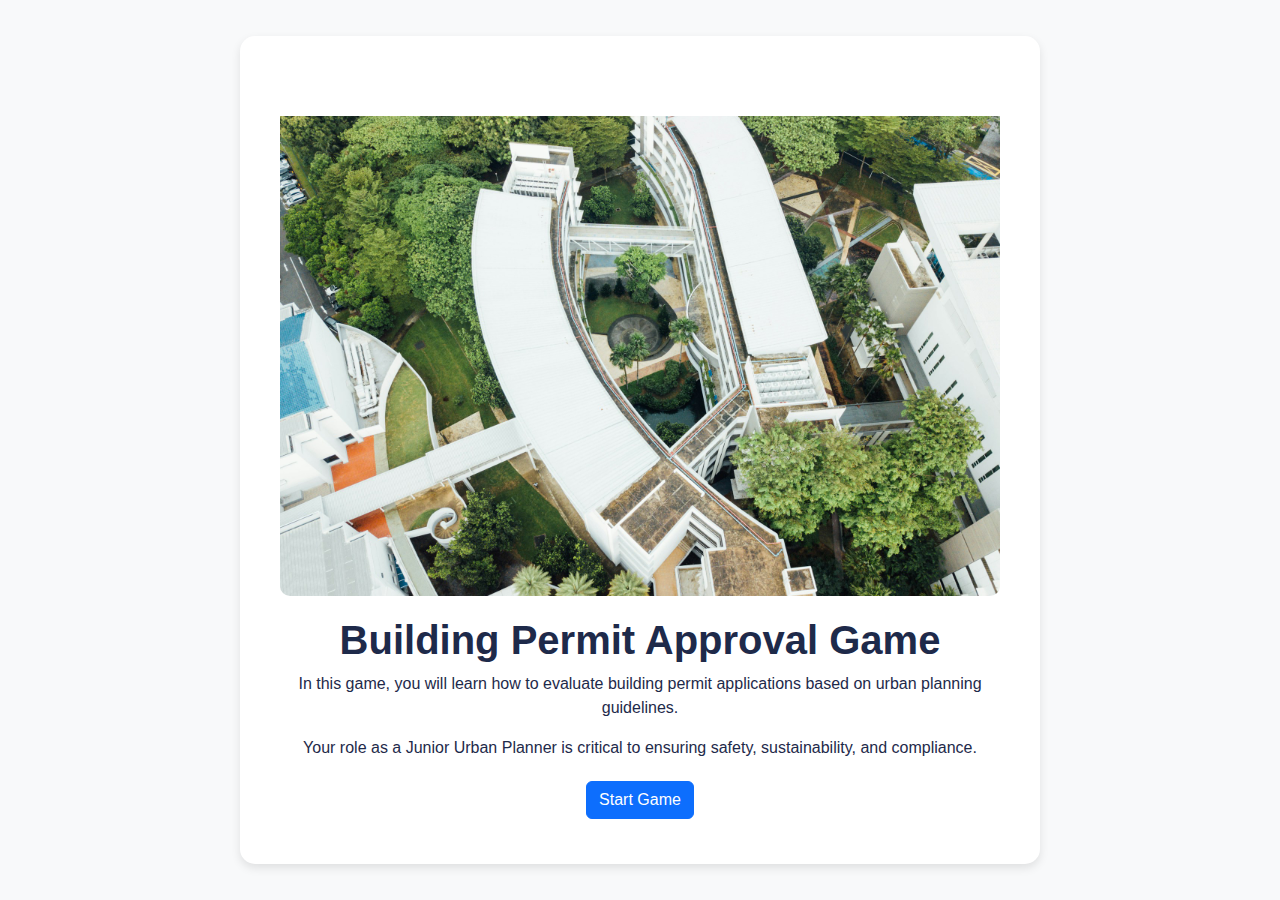
<file: index.html>
<!DOCTYPE html>
<html lang="en">
<head>
    <meta charset="UTF-8">
    <meta name="viewport" content="width=device-width, initial-scale=1.0">
    <title>Building Permit Approval Game</title>
    <link href="https://cdn.jsdelivr.net/npm/bootstrap@5.3.0-alpha3/dist/css/bootstrap.min.css" rel="stylesheet">
    <script src="https://cdn.jsdelivr.net/npm/bootstrap@5.3.0-alpha3/dist/js/bootstrap.bundle.min.js" defer></script>
    <link rel="stylesheet" href="styles.css">
    <script defer src="game.js"></script>
</head>
<body class="bg-light">
   <body>
    <div class="container">
        <!-- Welcome Page -->
        <div id="screen-welcome-page" class="screen active text-center">
            <img src="welcome_page.jpg" alt="Welcome Image">
            <h1>Building Permit Approval Game</h1>
            <p>In this game, you will learn how to evaluate building permit applications based on urban planning guidelines. </p>
           <p>Your role as a Junior Urban Planner is critical to ensuring safety, sustainability, and compliance.</p> 
           <div class="button-container">
            <button onclick="startIntroduction()" class="btn btn-primary">Start Game</button>
        </div>
        </div>

        <!-- Introduction Screen -->
        <div id="screen-intro" class="screen">
            <img src="image_jack.jpg" alt="Introduction Image">
            <h1>Introduction</h1>
            <p><strong>Jack:</strong> "Hi, I’m Jack, your coworker. Welcome to the Planning Department!"</p>
            <p>"Can you tell me your name?"</p>
            <input type="text" id="playerName" placeholder="Enter your name" />
            <div class="button-container">
             <button onclick="submitName()" class="btn btn-success">Submit</button>
            </div>
            <div id="nameFeedback" class="feedback-message"></div>
        </div>

        <!-- Welcome Screen -->
        <div id="screen-welcome" class="screen">
            <img src="image_director.jpg" alt="Welcome Image">
            <h1>Welcome, <span class="playerNameDisplay"></span>!</h1>
            <p><strong>Jack:</strong> "Let me introduce you to Director Maria Ortega."</p>
            <div class="button-container">
            <button onclick="goToGuidelines()" class="btn btn-primary">Proceed to Guidelines</button>
        </div>
        </div>

        <!-- Guidelines Screen -->
        <div id="screen-guidelines" class="screen">
            <h1>Planning Guidelines</h1>
            <img src="image_director.jpg" alt="Welcome Image">
            <p><strong>Director Ortega:</strong> It is good to have you here! Your job is to review building permit applications to ensure they comply with Greenhaven’s planning guidelines. </p>
            <p>It’s a big responsibility, but Jack will be there to assist you if needed. </p>
            <hr width="100%" size="2" color="blue" noshade>
            <p>As a Junior Urban Planner, you need to evaluate building applications based on the following guidelines:</p>
            <ul>
                <li><strong>Minimum Plot Size:</strong> Residential buildings must have a minimum plot size of 500 sqm.</li>
                <li><strong>Maximum Building Height:</strong> Buildings must not exceed a height of 10 meters.</li>
                <li><strong>Frontage Setback:</strong> A minimum frontage setback of 6 meters is required in high-traffic areas.</li>
                <li><strong>Storm Drainage Systems:</strong> All buildings must include proper storm drainage systems.</li>
                <li><strong>Environmental Sustainability:</strong> Projects with at least 50% permeable landscaping are encouraged.</li>
                <li><strong>Compliance with Zoning Laws:</strong> Applications must align with local zoning laws.</li>
            </ul>
            <div class="btn-group">
                <button onclick="goToDesk()" class="btn btn-primary">Start Reviewing Applications</button>
            </div>
        </div>

        <!-- Desk Screen -->
        <div id="screen-desk" class="screen">
            <h1>Your Desk</h1>
            <p><strong>Jack:</strong> "Here's your first set of applications. Good luck!"</p>
            <div id="applications"></div>
        </div>
    </div>
</body>
</html>
</file>
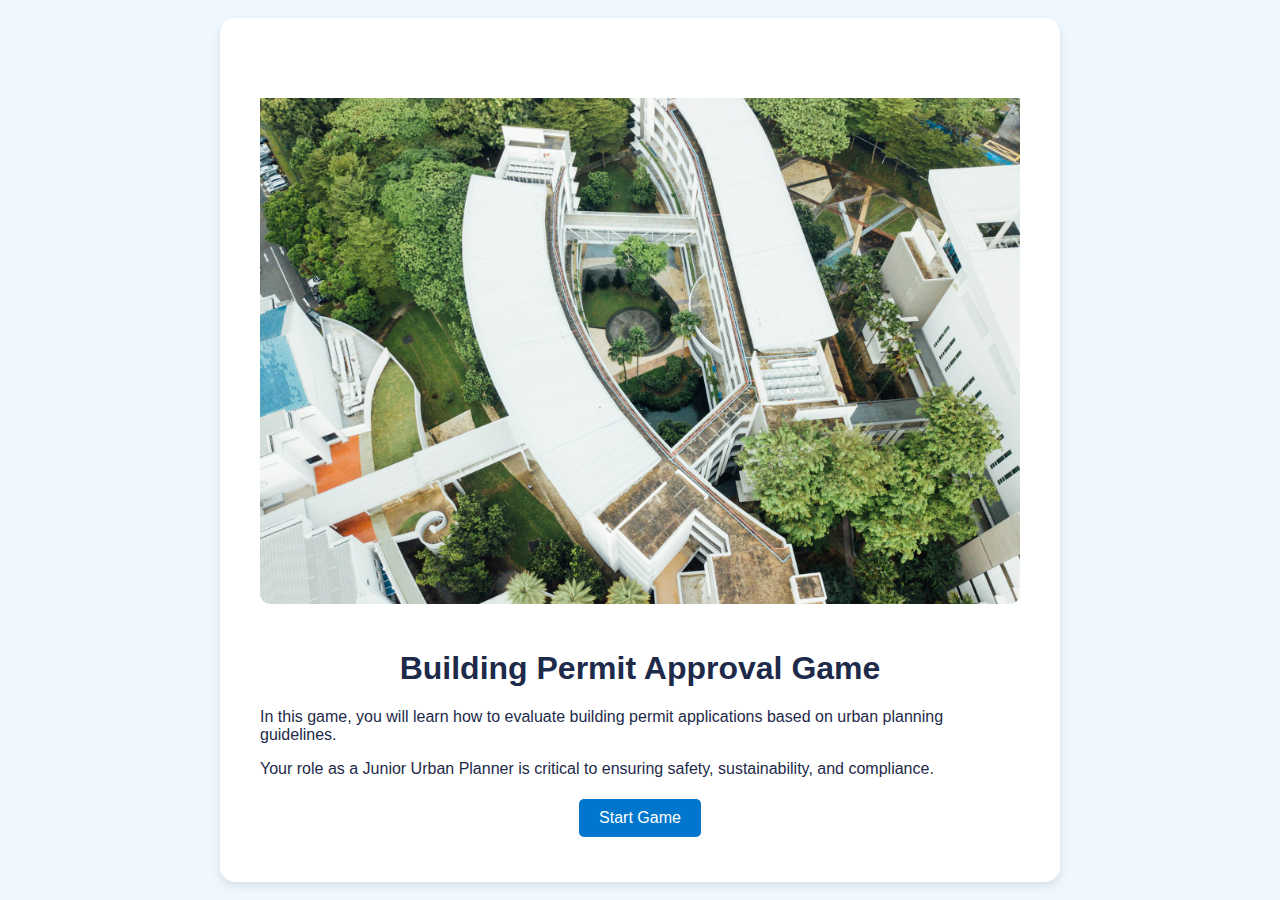
<file: Building_Permit_Approval_Game_Fully_Updated.html>
<!DOCTYPE html>
<html lang="en">
<head>
    <meta charset="UTF-8">
    <meta name="viewport" content="width=device-width, initial-scale=1.0">
    <title>Building Permit Approval Game</title>
    <style>
        /* General Styling */
        body {
            box-sizing: border-box;
            font-family: 'Poppins', Arial, sans-serif;
            padding: 0;
            margin: 0;
            display: flex;
            justify-content: center;
            align-items: center;
            width: 100vw;
            height: 100vh;
            background-color: #f0f8ff;
        }

        .container {
            width: 800px;
            max-width: 90%;
            background-color: white;
            padding: 20px;
            border-radius: 15px;
            box-shadow: 0 4px 10px rgba(0, 0, 0, 0.1);
        }

        .screen {
            display: none;
            padding: 20px;
        }

        .screen.active {
            display: block;
        }

        h1, h2, h3 {
            font-weight: 600;
            text-align: center;
            color: #1e2a4a;
        }

        p, li {
            font-size: 1rem;
            color: #1e2a4a;
        }

        ul {
            margin: 15px 0;
            padding-left: 20px;
        }

        ul {
    padding-left: 20px; /* Adjust space from the left */
    list-style-type: disc; /* Default bullet style */
}

li {
    font-size: 1rem; /* Adjust font size */
    line-height: 1.5; /* Add spacing between lines */
    margin-bottom: 10px; /* Add space between list items */
    color: #1e2a4a; /* Text color */
    position: relative; /* Allows positioning of icons or custom bullets */
}


        /* Application Card Styling */
        .application-card {
            border: 2px solid #e3e9f3;
            padding: 20px;
            border-radius: 10px;
            margin-bottom: 20px;
            background-color: #ffffff;
            box-shadow: 0 2px 5px rgba(0, 0, 0, 0.1);
        }

        .application-header {
            text-align: center;
            margin-bottom: 15px;
            color: #1e2a4a;
        }

        .application-header img {
            max-width: 100%;
            height: auto;
            margin-bottom: 10px;
            border-radius: 10px;
            border: 1px solid #e3e9f3;
        }

        .scenario {
            background-color: #eaf4fc;
            padding: 15px;
            border-radius: 8px;
            margin-bottom: 15px;
            color: #1e2a4a;
        }

        .feedback {
            margin-top: 15px;
            padding: 15px;
            border-radius: 8px;
            font-size: 0.9rem;
        }

        .feedback.success {
            background-color: #d4edda;
            color: #155724;
            border: 1px solid #c3e6cb;
        }

        .feedback.error {
            background-color: #f8d7da;
            color: #721c24;
            border: 1px solid #f5c6cb;
        }

        .feedback.hint {
            background-color: #fff3cd;
            color: #856404;
            border: 1px solid #ffeeba;
        }

        
        /* Button Styling */

        .button-container {
    display: flex; /* Enables flexbox */
    justify-content: center; /* Centers horizontally */
    align-items: center; /* Centers vertically */
    height: 100%; /* Adjust this to your container's height */
}

        button {
            background-color: #0077cc;
            border: none;
            border-radius: 5px;
            padding: 10px 20px;
            color: white;
            font-size: 1rem;
            cursor: pointer;
            margin: 5px;
            transition: background-color 0.3s ease;
        }

        button:hover {
            background-color: #005fa3;
        }

        /* Text Input Styling */
        input[type="text"] {
            width: 100%;
            padding: 10px;
            border: 2px solid #e3e9f3;
            border-radius: 8px;
            margin-bottom: 10px;
            font-size: 1rem;
        }

        /* Flex Container for Buttons */
        .btn-group {
            display: flex;
            justify-content: space-between;
        }

        .btn-group button {
            flex: 1;
            margin: 0 5px;
        }

        /* Screen Images */
        .screen img {
             max-width: 100%;
            height: auto;
            margin-bottom: 20px;
            padding-top: 20px; 
           margin-top: 20px;
            margin-bottom: 20px;
            border-radius: 10px;
        }
    </style>
    <script>
        // Global variables to track application and score
        let currentApplication = 0;
        let score = 0;

        // List of applications for the game
        const applications = [
            {
                id: 1,
                scenario: "A developer wants to build a housing project in a small residential neighborhood prone to flooding.",
                description: "The proposed residential building has a plot size of 480 sqm, a building height of 12 meters, and no storm drains.",
                correct: "reject",
                feedbackCorrect: "Great job! This application violates the minimum plot size and lacks storm drains, which are critical in a flood-prone area.",
                feedbackIncorrect: "Ok, maybe not quite. This application violates the minimum plot size and lacks storm drains.",
                hint: "Check the minimum plot size and whether storm drains are included.",
                image: "application_1.jpg"
            },
            {
                id: 2,
                scenario: "A homeowner is expanding their property and includes landscaping improvements to reduce water runoff.",
                description: "The proposed residential building has a plot size of 550 sqm, a building height of 9 meters, and proper storm drains.",
                correct: "approve",
                feedbackCorrect: "Awesome! This application meets all guidelines, including proper storm drainage and landscaping improvements.",
                feedbackIncorrect: "Not quite. This application actually meets all guidelines, including storm drainage and landscaping requirements.",
                hint: "Does it comply with plot size, building height, and storm drain requirements?",
                image: "application_2.jpg"
            },
            {
                id: 3,
                scenario: "A residential developer proposes a new family home with minimal setbacks in a high-traffic area.",
                description: "The residential building has a plot size of 600 sqm, a frontage setback of 5 meters, and one tree included.",
                correct: "reject",
                feedbackCorrect: "Well done! This application violates the minimum frontage setback of 6 meters, which is crucial in a high-traffic area.",
                feedbackIncorrect: "Close, but this application violates the minimum frontage setback of 6 meters.",
                hint: "Frontage setback is an important guideline to check.",
                image: "application_3.jpg"
            },
            {
                id: 4,
                scenario: "A developer plans a small housing project with an emphasis on environmental sustainability.",
                description: "The proposed residential building has a plot size of 700 sqm, proper storm drains, and 50% permeable landscaping.",
                correct: "approve",
                feedbackCorrect: "Fantastic! This application meets all guidelines, including landscaping and storm drain requirements, ensuring sustainability.",
                feedbackIncorrect: "Hmm, not quite. This application meets all guidelines, making it a strong approval candidate.",
                hint: "Does it meet all landscaping and storm drain requirements?",
                image: "application_4.jpg"
            },
            {
                id: 5,
                scenario: "An ambitious developer proposes a tall residential building to maximize space on a smaller plot.",
                description: "The residential building has a plot size of 500 sqm, a building height of 11 meters, and proper storm drains.",
                correct: "reject",
                feedbackCorrect: "Excellent! This application exceeds the maximum building height of 10 meters, which violates regulations.",
                feedbackIncorrect: "Not this time. This application exceeds the maximum building height of 10 meters.",
                hint: "Check if the building height complies with the maximum limit.",
                image: "application_6.jpg"
            }
        ];

        // Show a specific screen by ID
        function showScreen(screenId) {
            const screens = document.querySelectorAll('.screen');
            screens.forEach(screen => screen.classList.remove('active'));
            document.getElementById(screenId).classList.add('active');
        }

        // Start the introduction screen
        function startIntroduction() {
            showScreen('screen-intro');
        }

        // Handle name submission
        function submitName() {
            const playerName = document.getElementById('playerName').value.trim();
            const feedbackMessage = document.getElementById('nameFeedback');
            if (playerName) {
                document.querySelectorAll('.playerNameDisplay').forEach(span => span.textContent = playerName);
                feedbackMessage.textContent = ""; // Clear feedback message
                showScreen('screen-welcome');
            } else {
                feedbackMessage.textContent = "Jack: I need your name to introduce you to the director. Please enter your name below.";
            }
        }

        // Proceed to guidelines
        function goToGuidelines() {
            showScreen('screen-guidelines');
        }

        // Start reviewing applications
        function goToDesk() {
            showScreen('screen-desk');
            renderApplications();
        }

        // Render the current application
        function renderApplications() {
            const appContainer = document.getElementById('applications');
            appContainer.innerHTML = '';
            const app = applications[currentApplication];
            appContainer.innerHTML = `
                <div class="application-card">
                    <div class="application-header">
                        <img src="${app.image}" alt="Application Image">
                        <h3>Application ${app.id}</h3>
                        <p>${app.description}</p>
                    </div>
                    <div class="scenario">
                        <h4>Scenario:</h4>
                        <p>${app.scenario}</p>
                    </div>
                    <div class="btn-group">
                        <button onclick="handleDecision('approve')">Approve</button>
                        <button onclick="handleDecision('reject')">Reject</button>
                        <button onclick="showHint()">Hint</button>
                    </div>
                    <div id="feedback" class="feedback"></div>
                </div>`;
        }

        // Handle the player's decision
        function handleDecision(action) {
            const app = applications[currentApplication];
            const feedbackElement = document.getElementById('feedback');
            if (action === app.correct) {
                score++;
                feedbackElement.textContent = app.feedbackCorrect;
                feedbackElement.className = 'feedback success';
            } else {
                feedbackElement.textContent = app.feedbackIncorrect;
                feedbackElement.className = 'feedback error';
            }
            setTimeout(() => {
                currentApplication++;
                if (currentApplication < applications.length) {
                    renderApplications();
                } else {
                    showScore();
                }
            }, 3000);
        }

        // Show a hint for the current application
        function showHint() {
            const app = applications[currentApplication];
            const feedbackElement = document.getElementById('feedback');
            feedbackElement.textContent = app.hint;
            feedbackElement.className = 'feedback hint';
        }

        // Display the final score
        function showScore() {
            const appContainer = document.getElementById('applications');
            appContainer.innerHTML = `
                <h2>Your Final Score: ${score} / ${applications.length}</h2>
                <button onclick="restartGame()">Restart Game</button>
            `;
        }

        // Restart the game
        function restartGame() {
            currentApplication = 0;
            score = 0;
            showScreen('screen-welcome-page');
        }

        // Initialize the game on page load
        document.addEventListener('DOMContentLoaded', () => {
            showScreen('screen-welcome-page');
        });
    </script>
</head>
<body>
    <div class="container">
        <!-- Welcome Page -->
        <div id="screen-welcome-page" class="screen active text-center">
            <img src="welcome_page.jpg" alt="Welcome Image">
            <h1>Building Permit Approval Game</h1>
            <p>In this game, you will learn how to evaluate building permit applications based on urban planning guidelines. </p>
           <p>Your role as a Junior Urban Planner is critical to ensuring safety, sustainability, and compliance.</p> 
           <div class="button-container">
            <button onclick="startIntroduction()" class="btn btn-primary">Start Game</button>
        </div>
        </div>

        <!-- Introduction Screen -->
        <div id="screen-intro" class="screen">
            <img src="image_jack.jpg" alt="Introduction Image">
            <h1>Introduction</h1>
            <p><strong>Jack:</strong> "Hi, I’m Jack, your coworker. Welcome to the Planning Department!"</p>
            <p>"Can you tell me your name?"</p>
            <input type="text" id="playerName" placeholder="Enter your name" />
            <div class="button-container">
             <button onclick="submitName()" class="btn btn-success">Submit</button>
            </div>
            <div id="nameFeedback" class="feedback-message"></div>
        </div>

        <!-- Welcome Screen -->
        <div id="screen-welcome" class="screen">
            <img src="image_director.jpg" alt="Welcome Image">
            <h1>Welcome, <span class="playerNameDisplay"></span>!</h1>
            <p><strong>Jack:</strong> "Let me introduce you to Director Maria Ortega."</p>
            <div class="button-container">
            <button onclick="goToGuidelines()" class="btn btn-primary">Proceed to Guidelines</button>
        </div>
        </div>

        <!-- Guidelines Screen -->
        <div id="screen-guidelines" class="screen">
            <h1>Planning Guidelines</h1>
            <img src="image_director.jpg" alt="Welcome Image">
            <p><strong>Director Ortega:</strong> It is good to have you here! Your job is to review building permit applications to ensure they comply with Greenhaven’s planning guidelines. </p>
            <p>It’s a big responsibility, but Jack will be there to assist you if needed. </p>
            <hr width="100%" size="2" color="blue" noshade>
            <p>As a Junior Urban Planner, you need to evaluate building applications based on the following guidelines:</p>
            <ul>
                <li><strong>Minimum Plot Size:</strong> Residential buildings must have a minimum plot size of 500 sqm.</li>
                <li><strong>Maximum Building Height:</strong> Buildings must not exceed a height of 10 meters.</li>
                <li><strong>Frontage Setback:</strong> A minimum frontage setback of 6 meters is required in high-traffic areas.</li>
                <li><strong>Storm Drainage Systems:</strong> All buildings must include proper storm drainage systems.</li>
                <li><strong>Environmental Sustainability:</strong> Projects with at least 50% permeable landscaping are encouraged.</li>
                <li><strong>Compliance with Zoning Laws:</strong> Applications must align with local zoning laws.</li>
            </ul>
            <div class="btn-group">
                <button onclick="goToDesk()" class="btn btn-primary">Start Reviewing Applications</button>
            </div>
        </div>

        <!-- Desk Screen -->
        <div id="screen-desk" class="screen">
            <h1>Your Desk</h1>
            <p><strong>Jack:</strong> "Here's your first set of applications. Good luck!"</p>
            <div id="applications"></div>
        </div>
    </div>
</body>
</html>
</file>
<file: styles.css>
/* General Styling */
        body {
            box-sizing: border-box;
            font-family: 'Poppins', Arial, sans-serif;
            padding: 0;
            margin: 0;
            display: flex;
            justify-content: center;
            align-items: center;
            width: 100vw;
            height: 100vh;
            background-color: #f0f8ff;
        }

        .container {
            width: 800px;
            max-width: 90%;
            background-color: white;
            padding: 20px;
            border-radius: 15px;
            box-shadow: 0 4px 10px rgba(0, 0, 0, 0.1);
        }

        .screen {
            display: none;
            padding: 20px;
        }

        .screen.active {
            display: block;
        }

        h1, h2, h3 {
            font-weight: 600;
            text-align: center;
            color: #1e2a4a;
        }

        p, li {
            font-size: 1rem;
            color: #1e2a4a;
        }

        ul {
            margin: 15px 0;
            padding-left: 20px;
        }

        ul {
    padding-left: 20px; /* Adjust space from the left */
    list-style-type: disc; /* Default bullet style */
}

li {
    font-size: 1rem; /* Adjust font size */
    line-height: 1.5; /* Add spacing between lines */
    margin-bottom: 10px; /* Add space between list items */
    color: #1e2a4a; /* Text color */
    position: relative; /* Allows positioning of icons or custom bullets */
}


        /* Application Card Styling */
        .application-card {
            border: 2px solid #e3e9f3;
            padding: 20px;
            border-radius: 10px;
            margin-bottom: 20px;
            background-color: #ffffff;
            box-shadow: 0 2px 5px rgba(0, 0, 0, 0.1);
        }

        .application-header {
            text-align: center;
            margin-bottom: 15px;
            color: #1e2a4a;
        }

        .application-header img {
            max-width: 100%;
            height: auto;
            margin-bottom: 10px;
            border-radius: 10px;
            border: 1px solid #e3e9f3;
        }

        .scenario {
            background-color: #eaf4fc;
            padding: 15px;
            border-radius: 8px;
            margin-bottom: 15px;
            color: #1e2a4a;
        }

        .feedback {
            margin-top: 15px;
            padding: 15px;
            border-radius: 8px;
            font-size: 0.9rem;
        }

        .feedback.success {
            background-color: #d4edda;
            color: #155724;
            border: 1px solid #c3e6cb;
        }

        .feedback.error {
            background-color: #f8d7da;
            color: #721c24;
            border: 1px solid #f5c6cb;
        }

        .feedback.hint {
            background-color: #fff3cd;
            color: #856404;
            border: 1px solid #ffeeba;
        }

        
        /* Button Styling */

        .button-container {
    display: flex; /* Enables flexbox */
    justify-content: center; /* Centers horizontally */
    align-items: center; /* Centers vertically */
    height: 100%; /* Adjust this to your container's height */
}

        button {
            background-color: #0077cc;
            border: none;
            border-radius: 5px;
            padding: 10px 20px;
            color: white;
            font-size: 1rem;
            cursor: pointer;
            margin: 5px;
            transition: background-color 0.3s ease;
        }

        button:hover {
            background-color: #005fa3;
        }

        /* Text Input Styling */
        input[type="text"] {
            width: 100%;
            padding: 10px;
            border: 2px solid #e3e9f3;
            border-radius: 8px;
            margin-bottom: 10px;
            font-size: 1rem;
        }

        /* Flex Container for Buttons */
        .btn-group {
            display: flex;
            justify-content: space-between;
        }

        .btn-group button {
            flex: 1;
            margin: 0 5px;
        }

        /* Screen Images */
        .screen img {
             max-width: 100%;
            height: auto;
            margin-bottom: 20px;
            padding-top: 20px; 
           margin-top: 20px;
            margin-bottom: 20px;
            border-radius: 10px;
        }
</file>
